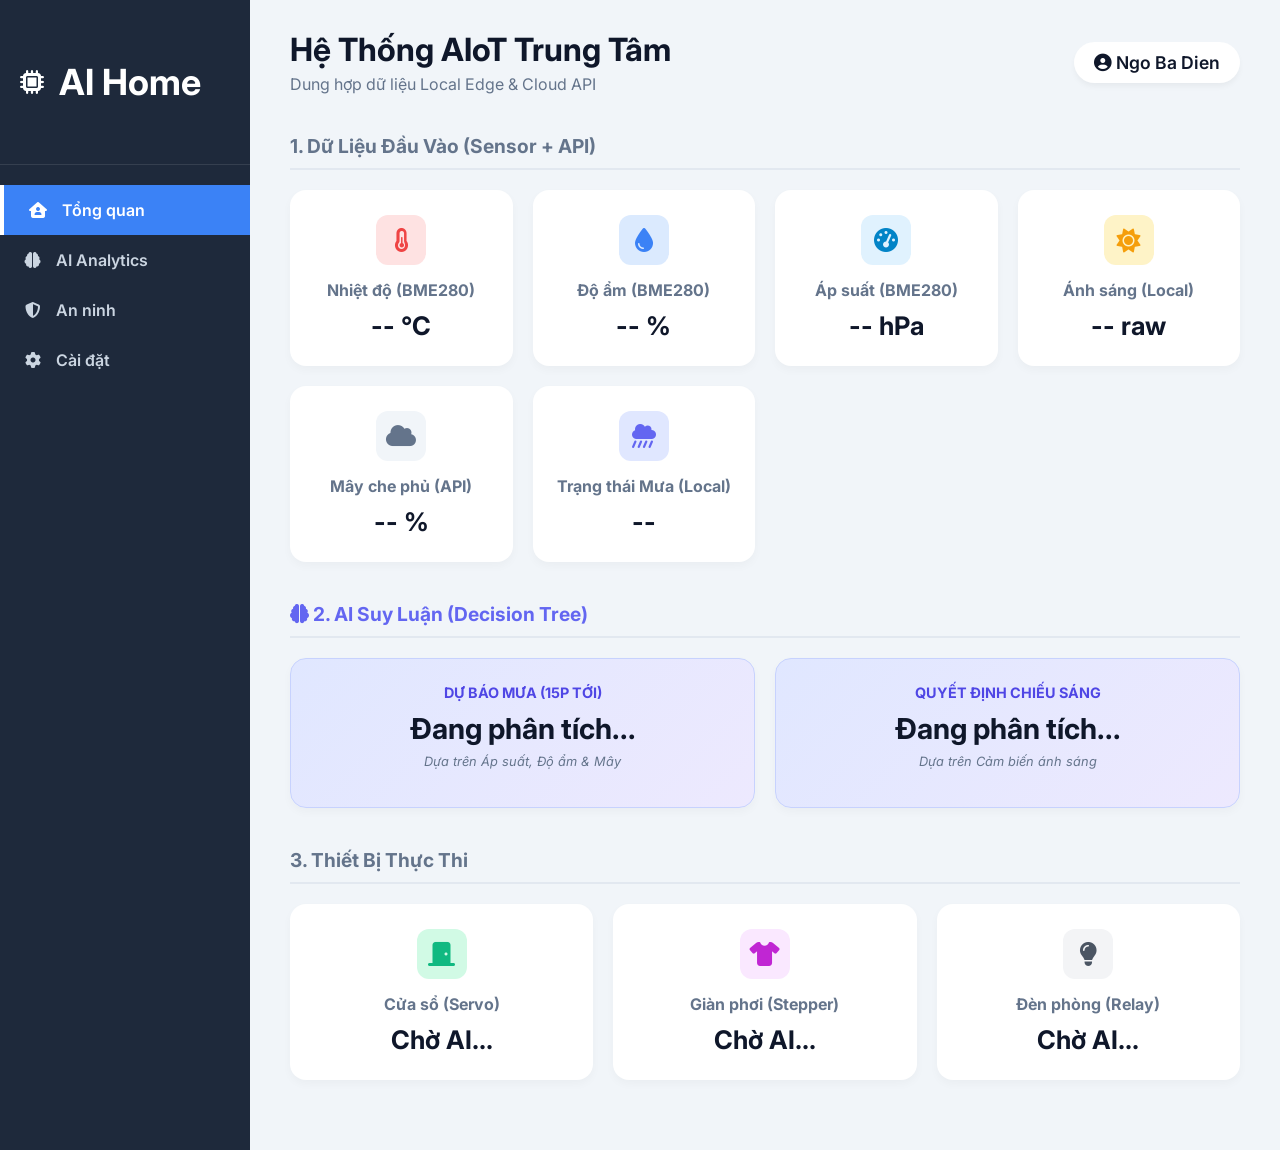
<file: web/web_main/index.html>
<!DOCTYPE html>
<html lang="en">
<head>
  <meta charset="UTF-8">
  <meta name="viewport" content="width=device-width, initial-scale=1.0">
  <title>AI Smart Home Dashboard</title>
  <link rel="stylesheet" href="main.css">
  <link href="https://fonts.googleapis.com/css2?family=Inter:wght@300;400;600;700&display=swap" rel="stylesheet">
  <link rel="stylesheet" href="https://cdnjs.cloudflare.com/ajax/libs/font-awesome/6.4.0/css/all.min.css">
</head>
<body>
  <div class="app-container">
    <aside class="sidebar">
      <div class="logo">
        <i class="fa-solid fa-microchip"></i>
        <h2>AI Home</h2>
      </div>
      <nav class="menu">
        <a href="#" class="active"><i class="fa-solid fa-house-user"></i> Tổng quan</a>
        <a href="#"><i class="fa-solid fa-brain"></i> AI Analytics</a>
        <a href="#"><i class="fa-solid fa-shield-halved"></i> An ninh</a>
        <a href="#"><i class="fa-solid fa-gear"></i> Cài đặt</a>
      </nav>
    </aside>

    <main class="main-content">
      <header class="top-header">
        <div>
          <h1>Hệ Thống AIoT Trung Tâm</h1>
          <p class="subtitle">Dung hợp dữ liệu Local Edge & Cloud API</p>
        </div>
        <div class="user-profile">
          <span><i class="fa-solid fa-circle-user"></i> Ngo Ba Dien</span>
        </div>
      </header>

      <section class="dashboard-section">
        <h3 class="section-title">1. Dữ Liệu Đầu Vào (Sensor + API)</h3>
        <div class="grid">
          <div class="card">
            <div class="icon-wrapper temp"><i class="fa-solid fa-temperature-half"></i></div>
            <h2>Nhiệt độ (BME280)</h2>
            <p id="temperature" class="value">-- °C</p>
          </div>
          <div class="card">
            <div class="icon-wrapper hum"><i class="fa-solid fa-droplet"></i></div>
            <h2>Độ ẩm (BME280)</h2>
            <p id="humidity" class="value">-- %</p>
          </div>
          <div class="card">
            <div class="icon-wrapper" style="background: #e0f2fe; color: #0284c7;"><i class="fa-solid fa-gauge-high"></i></div>
            <h2>Áp suất (BME280)</h2>
            <p id="pressure" class="value">-- hPa</p>
          </div>
          <div class="card">
            <div class="icon-wrapper light-sensor"><i class="fa-solid fa-sun"></i></div>
            <h2>Ánh sáng (Local)</h2>
            <p id="light" class="value">-- raw</p>
          </div>
          <div class="card">
            <div class="icon-wrapper cloud"><i class="fa-solid fa-cloud"></i></div>
            <h2>Mây che phủ (API)</h2>
            <p id="cloudiness" class="value">-- %</p>
          </div>
          <div class="card">
            <div class="icon-wrapper rain"><i class="fa-solid fa-cloud-showers-heavy"></i></div>
            <h2>Trạng thái Mưa (Local)</h2>
            <p id="rain" class="value">--</p>
          </div>
        </div>
      </section>

      <section class="dashboard-section">
        <h3 class="section-title" style="color: #6366f1;"><i class="fa-solid fa-brain"></i> 2. AI Suy Luận (Decision Tree)</h3>
        <div class="grid">
          <div class="card ai-card">
            <h2>Dự báo Mưa (15p tới)</h2>
            <p id="aiPredictRain" class="value">Đang phân tích...</p>
            <p class="ai-subtext">Dựa trên Áp suất, Độ ẩm & Mây</p>
          </div>
          <div class="card ai-card">
            <h2>Quyết định Chiếu sáng</h2>
            <p id="aiPredictLight" class="value">Đang phân tích...</p>
            <p class="ai-subtext">Dựa trên Cảm biến ánh sáng</p>
          </div>
        </div>
      </section>

      <section class="dashboard-section">
        <h3 class="section-title">3. Thiết Bị Thực Thi</h3>
        <div class="grid">
          <div class="card">
            <div class="icon-wrapper door"><i class="fa-solid fa-door-closed" id="doorIcon"></i></div>
            <h2>Cửa sổ (Servo)</h2>
            <p id="door" class="value">Chờ AI...</p>
          </div>
          <div class="card">
            <div class="icon-wrapper stepper"><i class="fa-solid fa-shirt"></i></div>
            <h2>Giàn phơi (Stepper)</h2>
            <p id="clothesline" class="value">Chờ AI...</p>
          </div>
          <div class="card">
            <div class="icon-wrapper light-bulb"><i class="fa-solid fa-lightbulb" id="lightBulbIcon"></i></div>
            <h2>Đèn phòng (Relay)</h2>
            <p id="lightStatus" class="value">Chờ AI...</p>
          </div>
        </div>
      </section>
    </main>
  </div>

  <div id="aiPopup" class="ai-popup" style="display: none;">
    <div class="ai-popup-header">
      <span><i class="fa-solid fa-robot"></i> Trợ Lý AI</span>
      <button onclick="hidePopup()" class="close-btn"><i class="fa-solid fa-xmark"></i></button>
    </div>
    <div class="ai-popup-body">
      <p id="aiMessage">Đang tải thông điệp...</p>
      <div class="ai-popup-actions">
        <button class="btn-agree" onclick="acceptSuggestion()"><i class="fa-solid fa-check"></i> Đồng Ý</button>
        <button class="btn-decline" onclick="hidePopup()"><i class="fa-solid fa-xmark"></i> Hủy Bỏ</button>
      </div>
      <div style="margin-top: 10px; text-align: center;">
        <button class="btn-voice" onclick="startVoiceAuth()" style="background: none; border: 1px solid #cbd5e1; padding: 8px 15px; border-radius: 8px; cursor: pointer; color: #64748b; width: 100%;">
          <i class="fa-solid fa-microphone"></i> Trả lời bằng giọng nói
        </button>
      </div>
    </div>
  </div>
  
  <script src="main.js"></script>
</body>
</html>
</file>
<file: web/web_main/main.css>
/* main.css */
:root {
  --primary: #3b82f6;
  --sidebar-bg: #1e293b;
  --bg-color: #f1f5f9;
  --card-bg: #ffffff;
  --text-main: #0f172a;
  --text-muted: #64748b;
  --success: #10b981;
  --danger: #ef4444;
  --warning: #f59e0b;
}

body {
  font-family: 'Inter', sans-serif;
  margin: 0;
  background: var(--bg-color);
  color: var(--text-main);
}

/* Layout chia 2 phần: Sidebar và Nội dung */
.app-container {
  display: flex;
  min-height: 100vh;
}

/* Sidebar */
.sidebar {
  width: 250px;
  background: var(--sidebar-bg);
  color: white;
  display: flex;
  flex-direction: column;
}

.logo {
  padding: 30px 20px;
  font-size: 1.5rem;
  display: flex;
  align-items: center;
  gap: 15px;
  border-bottom: 1px solid rgba(255,255,255,0.1);
}

.menu {
  display: flex;
  flex-direction: column;
  padding: 20px 0;
}

.menu a {
  color: #cbd5e1;
  text-decoration: none;
  padding: 15px 25px;
  font-weight: 600;
  display: flex;
  align-items: center;
  gap: 15px;
  transition: all 0.2s;
}

.menu a:hover, .menu a.active {
  background: var(--primary);
  color: white;
  border-left: 4px solid white;
}

/* Main Content */
.main-content {
  flex: 1;
  padding: 30px 40px;
  overflow-y: auto;
}

.top-header {
  display: flex;
  justify-content: space-between;
  align-items: center;
  margin-bottom: 40px;
}

.top-header h1 {
  margin: 0 0 5px 0;
  font-size: 2rem;
}

.subtitle {
  color: var(--text-muted);
  margin: 0;
}

.user-profile {
  font-size: 1.1rem;
  font-weight: 600;
  background: white;
  padding: 10px 20px;
  border-radius: 50px;
  box-shadow: 0 4px 6px -1px rgba(0,0,0,0.05);
}

/* Sections & Grid */
.dashboard-section {
  margin-bottom: 40px;
}

.section-title {
  font-size: 1.2rem;
  color: var(--text-muted);
  border-bottom: 2px solid #e2e8f0;
  padding-bottom: 10px;
  margin-bottom: 20px;
}

.grid {
  display: grid;
  grid-template-columns: repeat(auto-fit, minmax(220px, 1fr));
  gap: 20px;
}

.card {
  background: var(--card-bg);
  padding: 25px 20px;
  border-radius: 16px;
  box-shadow: 0 4px 10px rgba(0,0,0,0.03);
  display: flex;
  flex-direction: column;
  align-items: center;
  transition: transform 0.2s;
}

.card:hover {
  transform: translateY(-3px);
}

/* Icon Colors */
.icon-wrapper {
  width: 50px; height: 50px;
  border-radius: 12px;
  display: flex; align-items: center; justify-content: center;
  font-size: 1.5rem; margin-bottom: 15px;
}
.temp { background: #fee2e2; color: #ef4444; }
.hum { background: #dbeafe; color: #3b82f6; }
.light-sensor { background: #fef3c7; color: #f59e0b; }
.rain { background: #e0e7ff; color: #6366f1; }
.door { background: #d1fae5; color: #10b981; }
.light-bulb { background: #f3f4f6; color: #4b5563; }
.stepper { background: #fae8ff; color: #c026d3; }
.gas { background: #ffe4e6; color: #e11d48; }
.pir { background: #ccfbf1; color: #0d9488; }

.card h2 { font-size: 1rem; color: var(--text-muted); margin: 0 0 10px 0; }
.value { font-size: 1.6rem; font-weight: 700; margin: 0; }

/* Dynamic States */
.status-safe { color: var(--success); }
.status-danger { color: var(--danger); }
.status-warning { color: var(--warning); }

/* Khung chờ tính năng tương lai */
.disabled-section { opacity: 0.6; }
.disabled-card { background: #f8fafc; border: 1px dashed #cbd5e1; box-shadow: none; }

/* Giao diện Popup Trợ Lý AI */
.ai-popup {
  position: fixed;
  bottom: 30px;
  right: 30px;
  width: 320px;
  background: white;
  border-radius: 16px;
  box-shadow: 0 10px 25px rgba(0,0,0,0.15);
  border: 1px solid #e2e8f0;
  overflow: hidden;
  z-index: 1000;
  animation: slideUp 0.3s ease-out;
}

@keyframes slideUp {
  from { transform: translateY(20px); opacity: 0; }
  to { transform: translateY(0); opacity: 1; }
}

.ai-popup-header {
  background: var(--primary);
  color: white;
  padding: 15px 20px;
  font-weight: 600;
  display: flex;
  justify-content: space-between;
  align-items: center;
}

.close-btn {
  background: none; border: none; color: white;
  font-size: 1.2rem; cursor: pointer; opacity: 0.8;
}
.close-btn:hover { opacity: 1; }

.ai-popup-body {
  padding: 20px;
}

#aiMessage {
  margin: 0 0 20px 0;
  font-size: 0.95rem;
  line-height: 1.5;
  color: var(--text-main);
}

.ai-popup-actions {
  display: flex; gap: 10px;
}

.btn-agree, .btn-decline {
  flex: 1; padding: 10px; border: none; border-radius: 8px;
  font-weight: 600; cursor: pointer; transition: 0.2s;
}

/* Style riêng cho khu vực AI Analytics */
.cloud { background: #f1f5f9; color: #64748b; }

.ai-card {
  background: linear-gradient(135deg, #e0e7ff 0%, #ede9fe 100%);
  border: 1px solid #c7d2fe;
}
.ai-card h2 {
  color: #4f46e5;
  font-weight: 700;
  text-transform: uppercase;
  font-size: 0.9rem;
}
.ai-card .value {
  font-size: 1.8rem;
}
.ai-subtext {
  font-size: 0.8rem;
  color: #64748b;
  margin-top: 8px;
  font-style: italic;
}

.btn-agree { background: var(--success); color: white; }
.btn-agree:hover { background: #059669; }

.btn-decline { background: #f1f5f9; color: var(--text-muted); }
.btn-decline:hover { background: #e2e8f0; }
</file>
